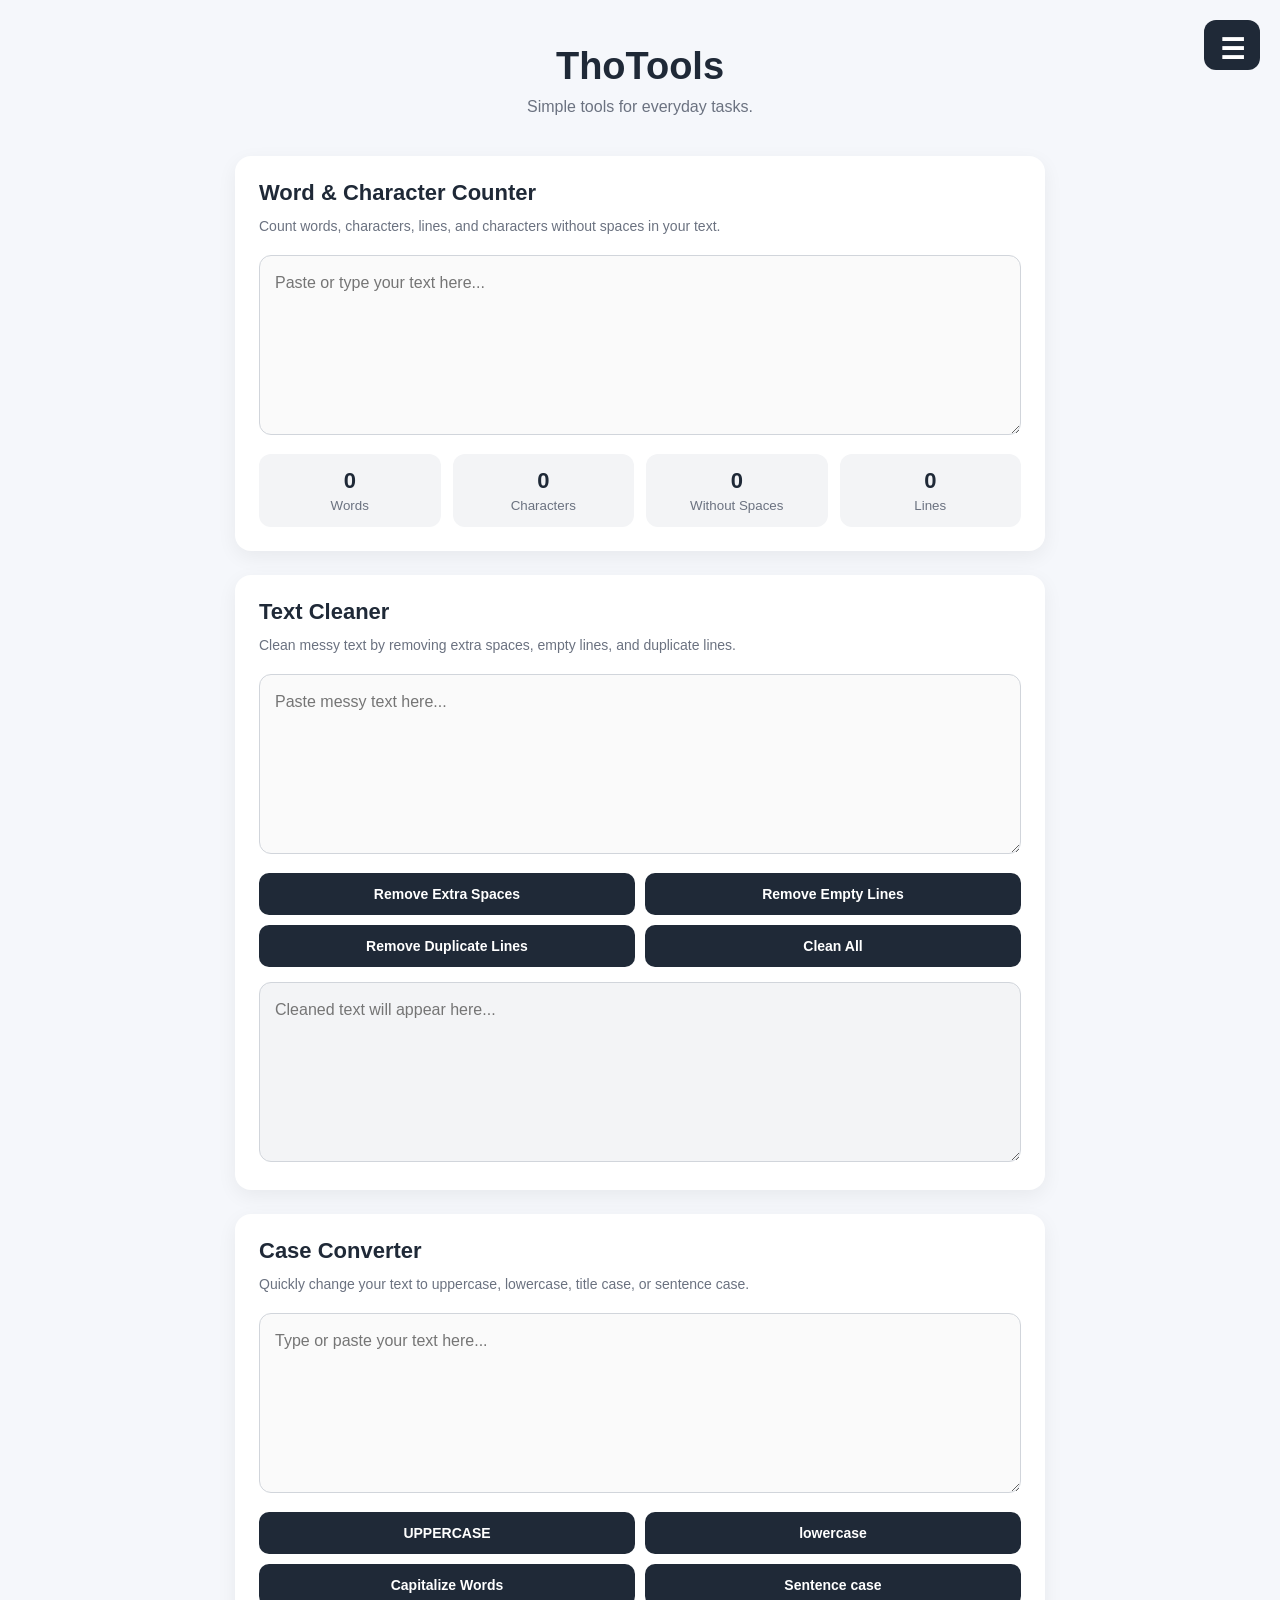
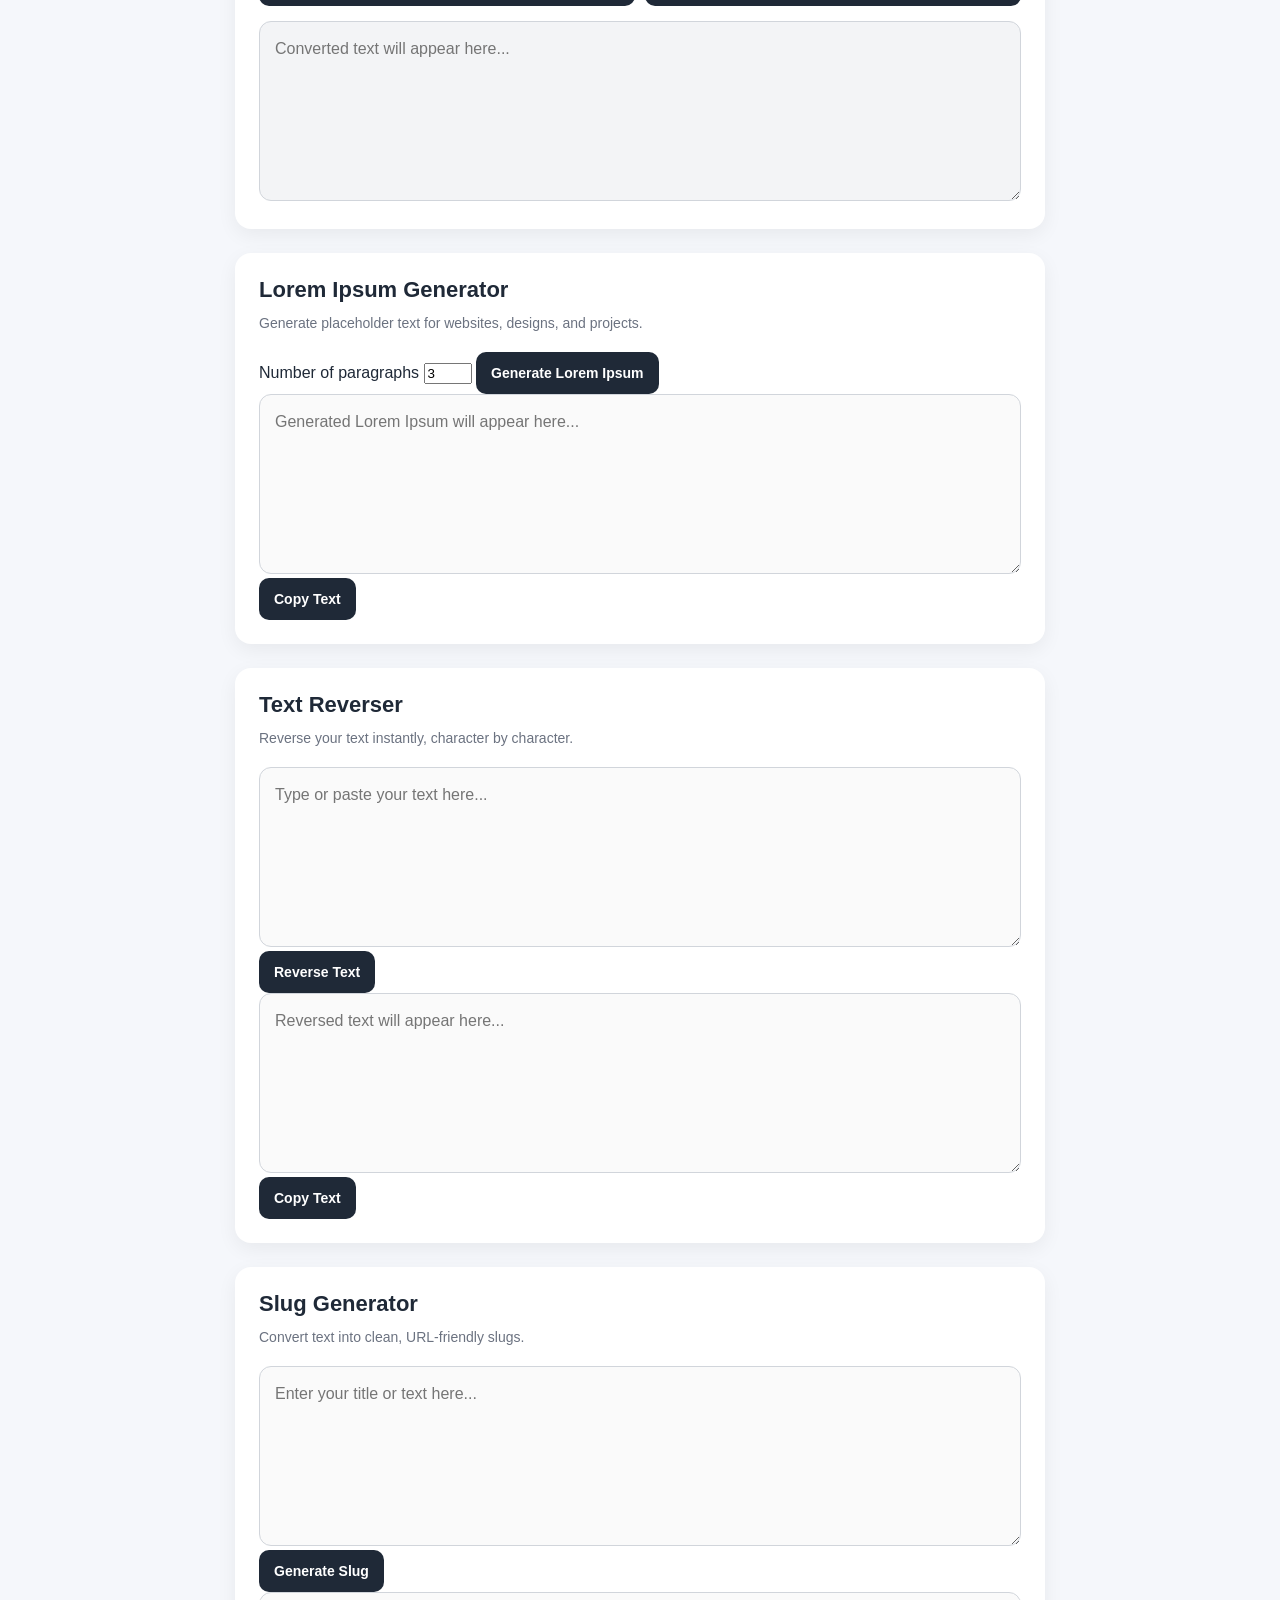
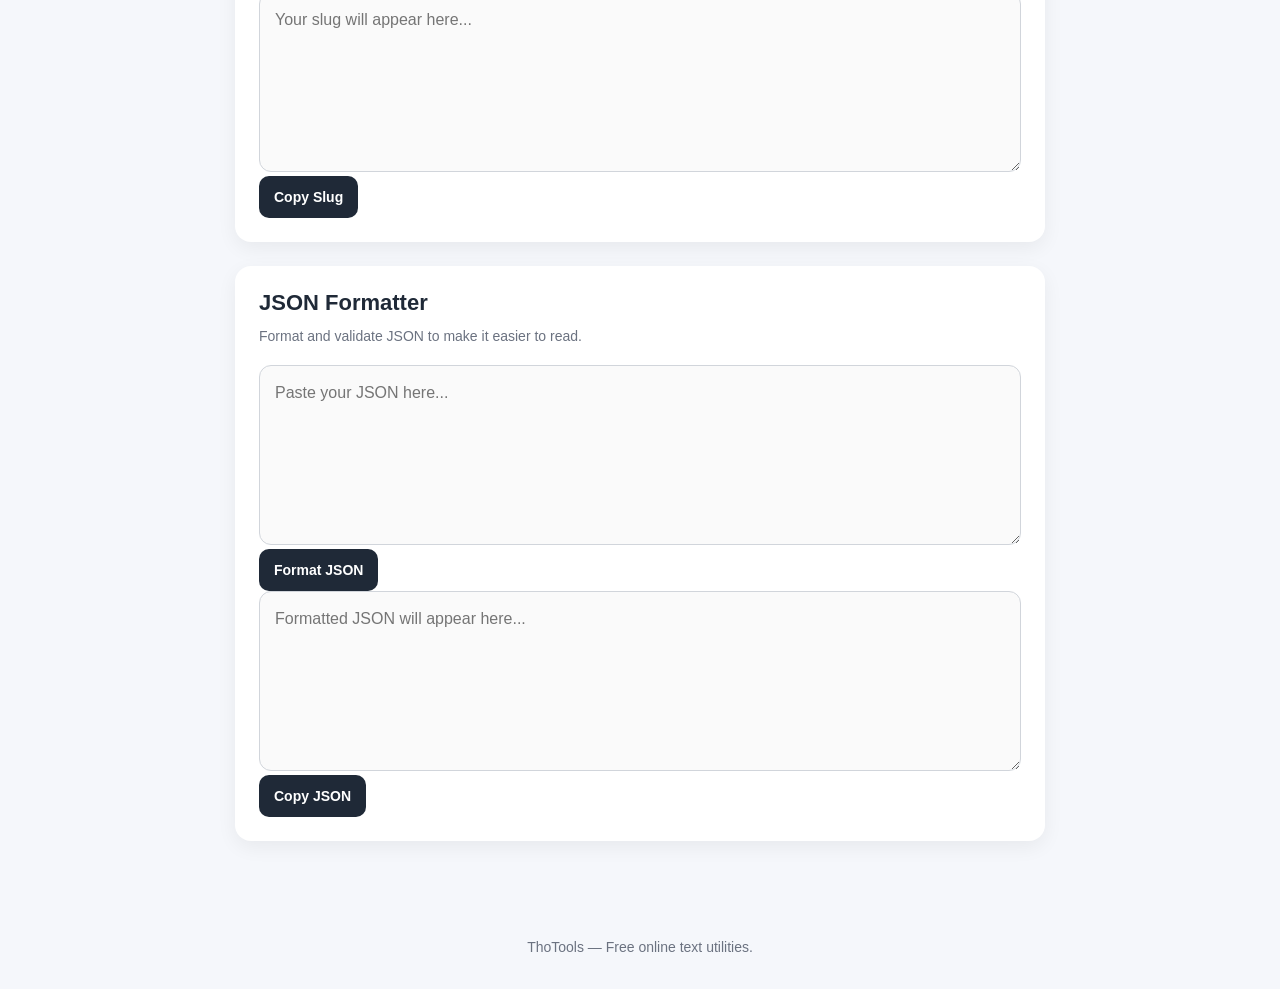
<file: index.html>
<!DOCTYPE html>
<html lang="id">
<head>
  <!-- Google tag (gtag.js) -->
<script async src="https://www.googletagmanager.com/gtag/js?id=G-1E9551NY2V"></script>
<script>
  window.dataLayer = window.dataLayer || [];
  function gtag(){dataLayer.push(arguments);}
  gtag('js', new Date());

  gtag('config', 'G-1E9551NY2V');
      </script> 
   
    <meta charset="UTF-8">
    <meta name="viewport" content="width=device-width, initial-scale=1.0">

    <title>ThoTools - Free Online Text Tools</title>
    
    <meta name="description" content="ThoTools provides free online text tools for everyday tasks, including a word and character counter, text cleaner, and case converter.">
    
    <link rel="stylesheet" href="style.css">
</head>

<body>

<header>
    <h1>ThoTools</h1>
    <p>Simple tools for everyday tasks.</p>

    <nav>
        <div class="menu-wrapper">
    <button id="menuToggle" class="menu-toggle" aria-label="Open menu">
        ☰
    </button>

    <div id="toolMenu" class="tool-menu">
        <a href="#word-counter">Word Counter</a>
        <a href="#text-cleaner">Text Cleaner</a>
        <a href="#case-converter">Case Converter</a>
        <a href="#lorem-generator">Lorem Ipsum Generator</a>
        <a href="#text-reverser">Text Reverser</a>
        <a href="#slug-generator">Slug Generator</a>
        <a href="#json-formatter">JSON Formatter</a>
    </div>
        </div>

      
    </nav>
</header>

    <main>

        <section class="tool-card" id="word-counter">
            <h2>Word & Character Counter</h2>
<p class="tool-description">
    Count words, characters, lines, and characters without spaces in your text.
</p>
            <textarea
                id="textInput"
                placeholder="Paste or type your text here..."
            ></textarea>

            <div class="stats">
                <div>
                    <span id="wordCount">0</span>
                    <small>Words</small>
                </div>

                <div>
                    <span id="charCount">0</span>
                    <small>Characters</small>
                </div>

                <div>
                    <span id="charNoSpace">0</span>
                    <small>Without Spaces</small>
                </div>

                <div>
                    <span id="lineCount">0</span>
                    <small>Lines</small>
                </div>
            </div>
        </section>
<section class="tool-card" id="text-cleaner">
    <h2>Text Cleaner</h2>
<p class="tool-description">
    Clean messy text by removing extra spaces, empty lines, and duplicate lines.
</p>
    <textarea
        id="cleanerInput"
        placeholder="Paste messy text here..."
    ></textarea>

    <div class="cleaner-buttons">
        <button id="removeExtraSpaces">Remove Extra Spaces</button>
        <button id="removeEmptyLines">Remove Empty Lines</button>
        <button id="removeDuplicates">Remove Duplicate Lines</button>
        <button id="cleanAll">Clean All</button>
    </div>

    <textarea
        id="cleanerOutput"
        placeholder="Cleaned text will appear here..."
        readonly
    ></textarea>
</section>
      <section class="tool-card" id="case-converter">
    <h2>Case Converter</h2>
<p class="tool-description">
    Quickly change your text to uppercase, lowercase, title case, or sentence case.
</p>
    <textarea
        id="caseInput"
        placeholder="Type or paste your text here..."
    ></textarea>

    <div class="case-buttons">
        <button id="uppercaseBtn">UPPERCASE</button>
        <button id="lowercaseBtn">lowercase</button>
        <button id="capitalizeBtn">Capitalize Words</button>
        <button id="sentenceBtn">Sentence case</button>
    </div>

    <textarea
        id="caseOutput"
        placeholder="Converted text will appear here..."
        readonly
    ></textarea>
   </section>
      
<section class="tool-card" id="lorem-generator">
    <h2>Lorem Ipsum Generator</h2>

    <p class="tool-description">
        Generate placeholder text for websites, designs, and projects.
    </p>

    <div class="lorem-controls">
        <label for="paragraphCount">Number of paragraphs</label>

        <input
            type="number"
            id="paragraphCount"
            min="1"
            max="20"
            value="3"
        >

        <button id="generateLorem">Generate Lorem Ipsum</button>
    </div>

    <textarea
        id="loremOutput"
        placeholder="Generated Lorem Ipsum will appear here..."
        readonly
    ></textarea>

    <button id="copyLorem">Copy Text</button>
</section>

<section class="tool-card" id="text-reverser">
    <h2>Text Reverser</h2>

    <p class="tool-description">
        Reverse your text instantly, character by character.
    </p>

    <textarea
        id="reverseInput"
        placeholder="Type or paste your text here..."
    ></textarea>

    <button id="reverseButton">Reverse Text</button>

    <textarea
        id="reverseOutput"
        placeholder="Reversed text will appear here..."
        readonly
    ></textarea>

    <button id="copyReverse">Copy Text</button>
</section>

<section class="tool-card" id="slug-generator">
    <h2>Slug Generator</h2>

    <p class="tool-description">
        Convert text into clean, URL-friendly slugs.
    </p>

    <textarea
        id="slugInput"
        placeholder="Enter your title or text here..."
    ></textarea>

    <button id="generateSlug">Generate Slug</button>

    <textarea
        id="slugOutput"
        placeholder="Your slug will appear here..."
        readonly
    ></textarea>

    <button id="copySlug">Copy Slug</button>
</section>

<section class="tool-card" id="json-formatter">
    <h2>JSON Formatter</h2>

    <p class="tool-description">
        Format and validate JSON to make it easier to read.
    </p>

    <textarea
        id="jsonInput"
        placeholder='Paste your JSON here...'
    ></textarea>

    <button id="formatJson">Format JSON</button>

    <textarea
        id="jsonOutput"
        placeholder="Formatted JSON will appear here..."
        readonly
    ></textarea>

    <button id="copyJson">Copy JSON</button>
</section>
      
    </main>

    <footer>
        <p>ThoTools — Free online text utilities.</p>
    </footer>

    <script src="script.js"></script>

</body>
</html>
</file>
<file: style.css>
* {
    box-sizing: border-box;
}

body {
    margin: 0;
    font-family: Arial, sans-serif;
    background: #f5f7fb;
    color: #1f2937;
}

/* HEADER */

header {
    position: relative;
    text-align: center;
    padding: 45px 20px 30px;
} 

header h1 {
    margin: 0;
    font-size: 38px;
    font-weight: 700;
}

header p {
    margin: 10px 0 0;
    color: #6b7280;
    font-size: 16px;
}

/* MAIN */

main {
    width: 100%;
    max-width: 850px;
    margin: auto;
    padding: 10px 20px 40px;
}

/* TOOL CARD */

.tool-card {
    background: #ffffff;
    padding: 24px;
    margin-bottom: 24px;
    border-radius: 16px;
    box-shadow: 0 6px 20px rgba(0, 0, 0, 0.06);
}

.tool-card h2 {
    margin: 0 0 18px;
    font-size: 22px;
}

/* TEXTAREA */

textarea {
    width: 100%;
    min-height: 180px;
    padding: 15px;
    resize: vertical;

    border: 1px solid #d1d5db;
    border-radius: 12px;

    font-size: 16px;
    font-family: inherit;
    line-height: 1.5;

    background: #fafafa;
    color: #111827;

    outline: none;
}

textarea:focus {
    border-color: #6b7280;
    background: #ffffff;
}

/* STATISTICS */

.stats {
    display: grid;
    grid-template-columns: repeat(4, 1fr);
    gap: 12px;
    margin-top: 15px;
}

.stats div {
    text-align: center;
    padding: 14px 8px;
    background: #f3f4f6;
    border-radius: 12px;
}

.stats span {
    display: block;
    font-size: 22px;
    font-weight: 700;
}

.stats small {
    display: block;
    margin-top: 4px;
    color: #6b7280;
}

/* BUTTONS */

.cleaner-buttons,
.case-buttons {
    display: grid;
    grid-template-columns: repeat(2, 1fr);
    gap: 10px;
    margin: 15px 0;
}

button {
    border: none;
    padding: 13px 15px;
    border-radius: 10px;

    background: #1f2937;
    color: white;

    font-size: 14px;
    font-weight: 600;

    cursor: pointer;
}

button:active {
    transform: scale(0.98);
}

button:hover {
    opacity: 0.9;
}

/* OUTPUT */

#cleanerOutput,
#caseOutput {
    background: #f3f4f6;
}

/* FOOTER */

footer {
    text-align: center;
    padding: 20px;
    color: #6b7280;
    font-size: 14px;
}

/* MOBILE */

@media (max-width: 600px) {

    header {
        padding: 35px 15px 25px;
    }

    header h1 {
        font-size: 32px;
    }

    main {
        padding: 10px 12px 30px;
    }

    .tool-card {
        padding: 18px;
        border-radius: 14px;
    }

    .stats {
        grid-template-columns: repeat(2, 1fr);
    }

    .cleaner-buttons,
    .case-buttons {
        grid-template-columns: 1fr;
    }

    textarea {
        min-height: 170px;
    }
}
nav {
    position: absolute;
    top: 20px;
    right: 20px;
    z-index: 1000;
}


nav a {
    text-decoration: none;
    color: #1f2937;
    background: #ffffff;
    border: 1px solid #d1d5db;
    padding: 9px 14px;
    border-radius: 20px;
    font-size: 14px;
    font-weight: 600;
}

nav a:active {
    transform: scale(0.97);
}

html {
    scroll-behavior: smooth;
}
.tool-description {
    margin: -8px 0 18px;
    color: #6b7280;
    font-size: 14px;
    line-height: 1.5;
}
.menu-wrapper {
    position: relative;
    display: flex;
    flex-direction: column;
    align-items: flex-end;
}

.menu-toggle {
    position: relative;
    top: auto;
    right: auto;
    border: none;
    background: #1f2937;
    color: white;
    font-size: 28px;
    width: 56px;
    height: 50px;
    border-radius: 12px;
    cursor: pointer;
}


.tool-menu {
    display: none;
    position: absolute;
    top: 60px;
    right: 0;
    width: 240px;
    background: white;
    border-radius: 14px;
    padding: 10px;
    box-shadow: 0 8px 25px rgba(0, 0, 0, 0.15);
    z-index: 1000;
}


.tool-menu.show {
    display: flex;
    flex-direction: column;
}

.tool-menu a {
    color: #1f2937;
    text-decoration: none;
    padding: 12px 14px;
    border-radius: 10px;
    font-weight: 600;
}

.tool-menu a:hover {
    background: #f1f3f5;
}
</file>
